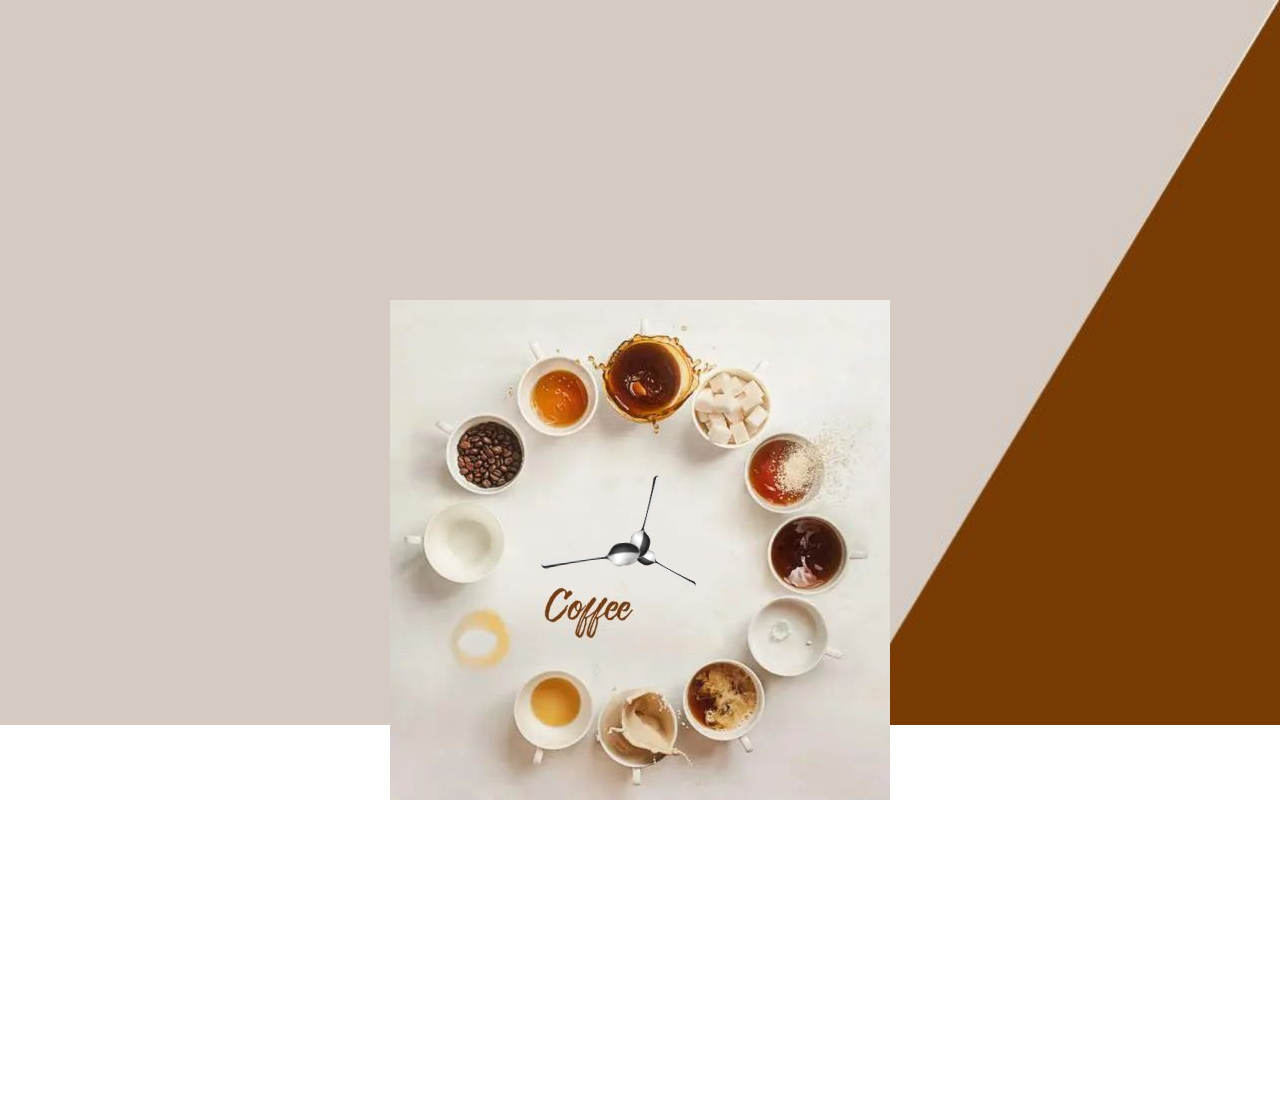
<file: coffee/first.html>
<!DOCTYPE html>
<html lang="en">

<head>
    <meta charset="UTF-8">
    <meta http-equiv="X-UA-Compatible" content="IE=edge">
    <meta name="viewport" content="width=device-width, initial-scale=1.0">
    <title>Document</title>
    <link href="css/first.css" type="text/css" rel="stylesheet" />
</head>

<body>
    <a href="index.html">
        <div class="box">
            <!-- <span id="a1">
            </span> -->
            <img src="images/22.png" alt="" id="pic1">
            <img src="images/22.png" alt="" id="pic2">
            <img src="images/22.png" alt="" id="pic3">
        </div>
    </a>
    
        
        <script>
            var imgs = document.querySelectorAll('img');//获取所有的img标签

            function run() {
                var date = new Date();
                var h = date.getHours();
                var m = date.getMinutes();
                var s = date.getSeconds();
                var roateh, roatem; //整两个变量储存时针和分针的变化
                roateh = h * 30 + m * 0.5 + s * (30 / 3600);//时针旋转角度 [时针旋转角度与分针秒针旋转有关]
                roatem = (m * 6) + (s / 10); //分针旋转角度  [分针旋转角度与秒针旋转有关]
                imgs[0].style.transform = "rotate(" + roateh + "deg)";
                imgs[1].style.transform = "rotate(" + roatem + "deg)";
                imgs[2].style.transform = "rotate(" + s * 6 + "deg)";
            }
            run();
            setInterval(run, 1000);//定时器一秒调用一次函数

            // var date = new Date();

            // var week = date.getDay();
            // switch (week) {
            //     case 1:
            //         week = "星期一";
            //         break;
            //     case 2:
            //         week = "星期二";
            //         break;
            //     case 3:
            //         week = "星期三";
            //         break;
            //     case 4:
            //         week = "星期四";
            //         break;
            //     case 5:
            //         week = "星期五";
            //         break;
            //     case 6:
            //         week = "星期六";
            //         break;
            //     default:
            //         week = "星期天";
            //         break;
            // }
            // var sp1 = document.getElementById("a1")
            // sp1.innerHTML = (week)
        </script>​


  
</body>

</html>
</file>
<file: coffee/css/first.css>
* {
    margin: 0;
    padding: 0;
    border: 0;
    list-style: none;
    box-sizing: border-box;
}

body {
    /* height: 100%;
    width: 100%; */
    font-family: Lucida Calligraphy, cursive;
    font-size: 16px;
    margin: 0;
    background: url(../images/pic.jpg) no-repeat;
    background-size: 100%;
}

/* 时钟开始 */
.box {
    width: 500px;
    height: 500px;
    position: relative;
    margin: 300px auto;
    text-align: center;
    background: url(../images/clock.jpg) no-repeat center;
}

.box img {
    position: absolute;
}

.box img:nth-of-type(1) {
    right: 243px;
    bottom: 242px;
    height: 70px;
    transform-origin: center 65px;

}

.box img:nth-of-type(2) {
    right: 243px;
    bottom: 242px;
    height: 85px;
    transform-origin: center 80px;
}

.box img:nth-of-type(3) {
    right: 243px;
    bottom: 242px;
    height: 100px;
    transform-origin: center 95px;
    /* transform: rotate(30deg); */
}

/* span {
    width: 60px;
    text-align: center;
    height: 30px;
    display: block;
    position: absolute;
    line-height: 30px;
    font-size: 12px;
    top: 80px;
    right: 170px;
} */

/* 时钟结束 */
</file>
